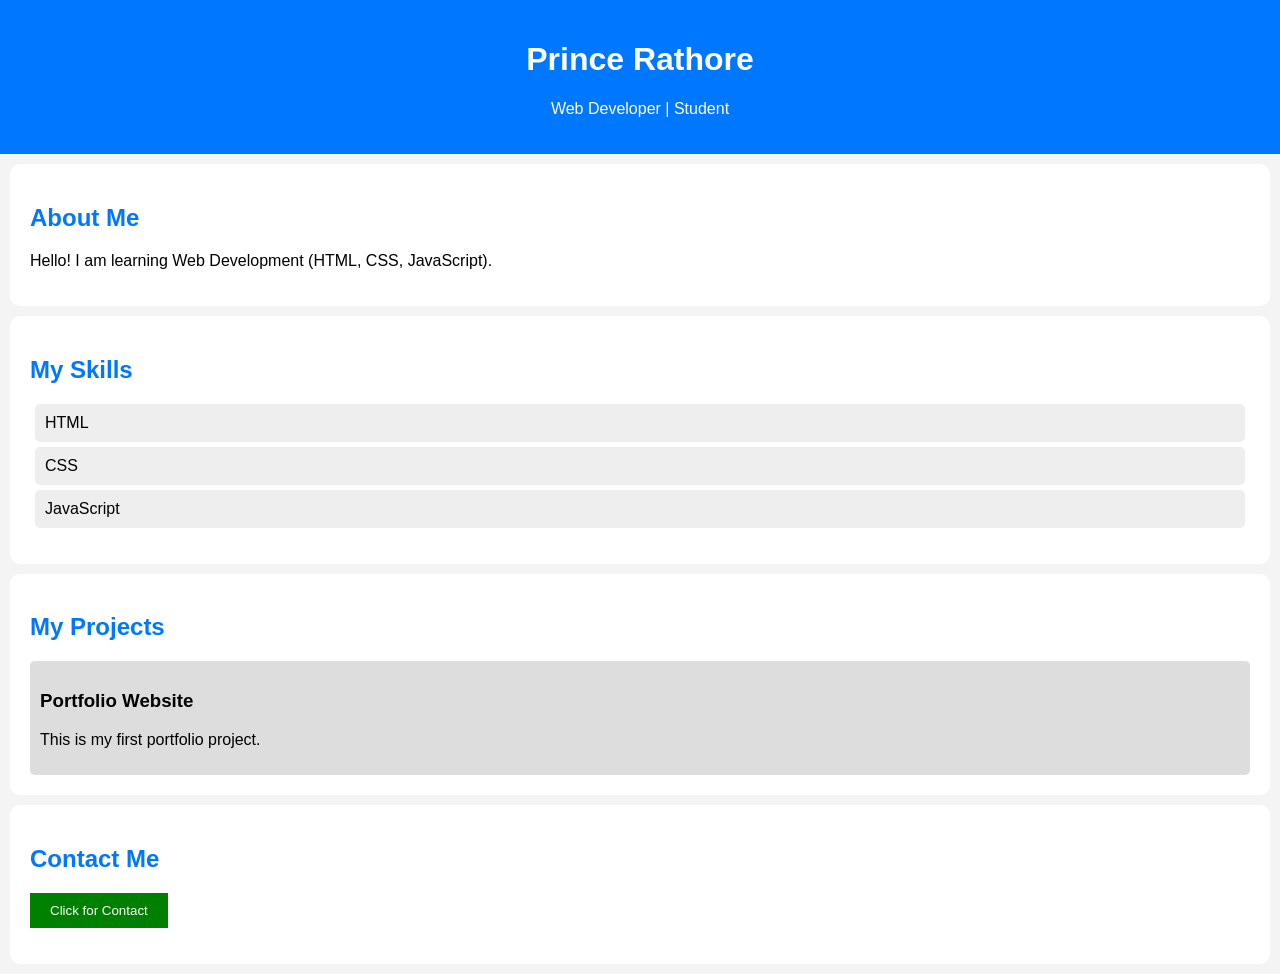
<file: Portfolio Website/index.html>
<!DOCTYPE html>
<html lang="en">
<head>
  <meta charset="UTF-8">
  <title>My Portfolio</title>
  <link rel="stylesheet" href="App.css">
</head>
<body>

  <!-- Header -->
  <header>
    <h1>Prince Rathore</h1>
    <p>Web Developer | Student</p>
  </header>

  <!-- About -->
  <section id="about">
    <h2>About Me</h2>
    <p>Hello! I am learning Web Development (HTML, CSS, JavaScript).</p>
  </section>

  <!-- Skills -->
  <section id="skills">
    <h2>My Skills</h2>
    <ul>
      <li>HTML</li>
      <li>CSS</li>
      <li>JavaScript</li>
    </ul>
  </section>

  <!-- Projects -->
  <section id="projects">
    <h2>My Projects</h2>
    <div class="project">
      <h3>Portfolio Website</h3>
      <p>This is my first portfolio project.</p>
    </div>
  </section>

  <!-- Contact -->
  <section id="contact">
    <h2>Contact Me</h2>
    <button onclick="showMessage()">Click for Contact</button>
    <p id="msg"></p>
  </section>

  <script src="App.js"></script>
</body>
</html>
</file>
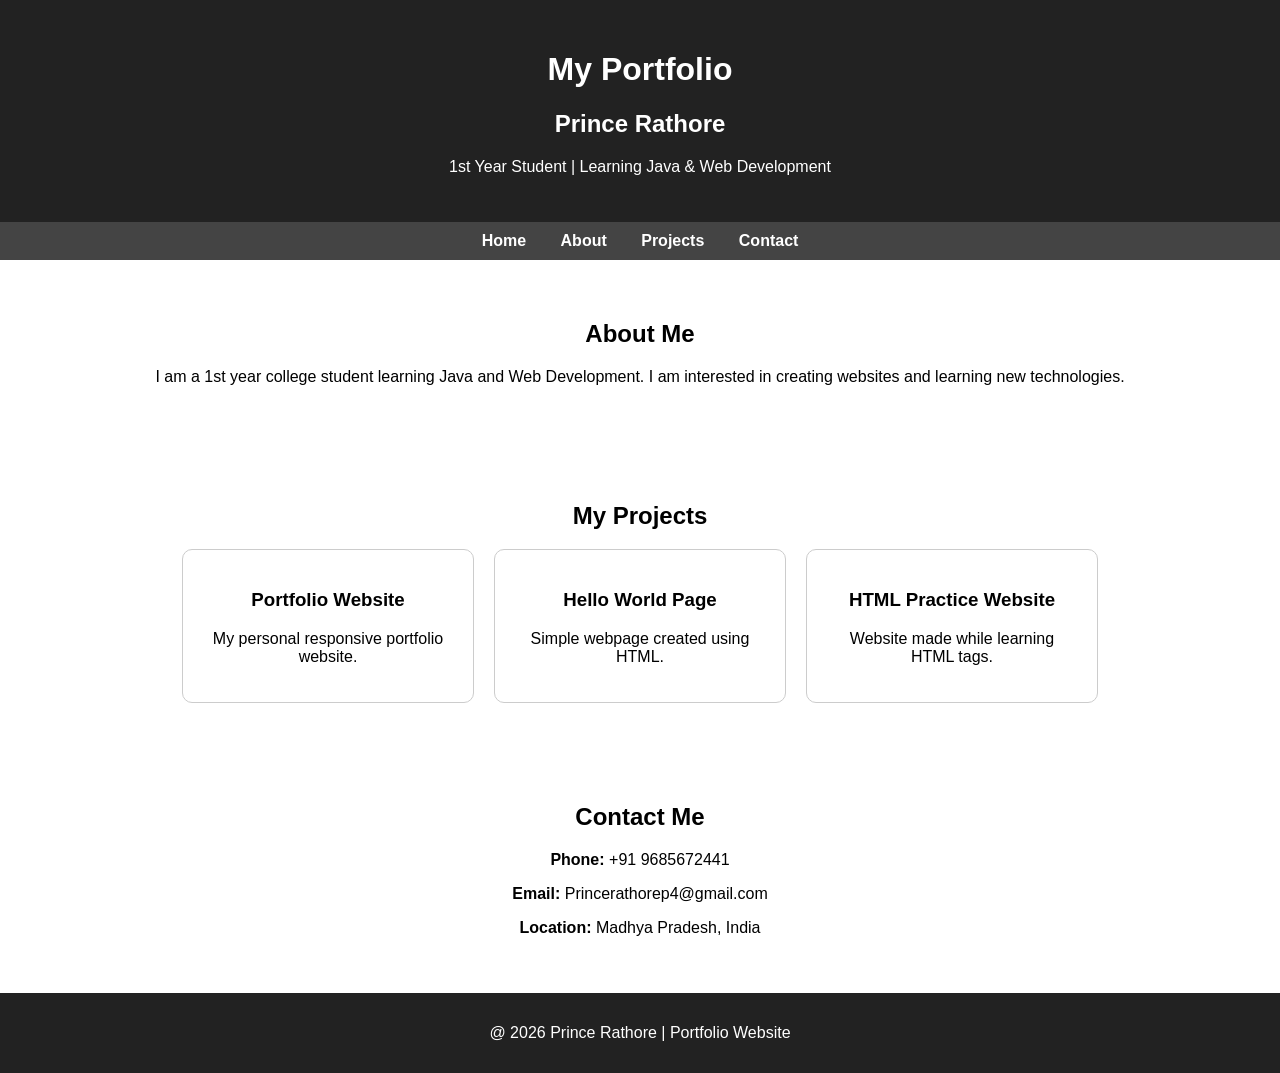
<file: AddResponsivePortfolio.html>
<!DOCTYPE html>
<html>
    <title>Prince Rathore Portfolio</title>
    <head>
        <style>

            body{
                    font-family: Arial;
                    margin:0;
                    padding:0;
                }

            header{
                    background:#222;
                    color:white;
                    text-align:center;
                    padding:30px;
                }

            nav{
                    background:#444;
                    text-align:center;
                    padding:10px;
                }

            nav a{
                    color:white;
                    margin:15px;
                    text-decoration:none;
                    font-weight:bold;
                }

            section{
                    padding:40px;
                    text-align:center;

                }

            .project-container{
                    display:flex;
                    justify-content:center;
                    gap:20px;
                }

            .project{
                    border:1px solid #ccc;
                    padding:20px;
                    width:250px;
                    border-radius:10px;
                    
                }

            footer{
                    background:#222;
                    color:white;
                    text-align:center;
                    padding:15px;
                }

                    /* Responsive Design */

            @media (max-width:768px){

                    .project-container{
                    flex-direction:column;
                    align-items:center;
                    }

                    nav a{
                    display:block;
                    margin:10px;
                    }

                }

        </style>

    </head>

    <body>
            
                
            
            <header>
                <h1>My Portfolio</h1>
                <h2>Prince Rathore</h2>
                <p>1st Year Student | Learning Java & Web Development</p>
            </header>

            <nav>
                <a href="#home">Home</a>
                <a href="#about">About</a>
                <a href="#projects">Projects</a>
                <a href="#contact">Contact</a>
            </nav>

            <section id="about">
                <h2>About Me</h2>
                <p>
                I am a 1st year college student learning Java and Web Development.
                I am interested in creating websites and learning new technologies.
                </p>
            </section>

            <section id="projects">
                <h2>My Projects</h2>

                <div class="project-container">

                <div class="project">
                <h3>Portfolio Website</h3>
                <p>My personal responsive portfolio website.</p>
                </div>

                <div class="project">
                <h3>Hello World Page</h3>
                <p>Simple webpage created using HTML.</p>
                </div>

                <div class="project">
                <h3>HTML Practice Website</h3>
                <p>Website made while learning HTML tags.</p>
                </div>

                </div>

            </section>

            <section id="contact">
                <h2>Contact Me</h2>

                <p><b>Phone:</b> +91 9685672441</p>
                <p><b>Email:</b> Princerathorep4@gmail.com</p>
                <p><b>Location:</b> Madhya Pradesh, India</p>

            </section>

            <footer>
                <p>@ 2026 Prince Rathore | Portfolio Website</p>
            </footer>

        </body>
</html>
</file>
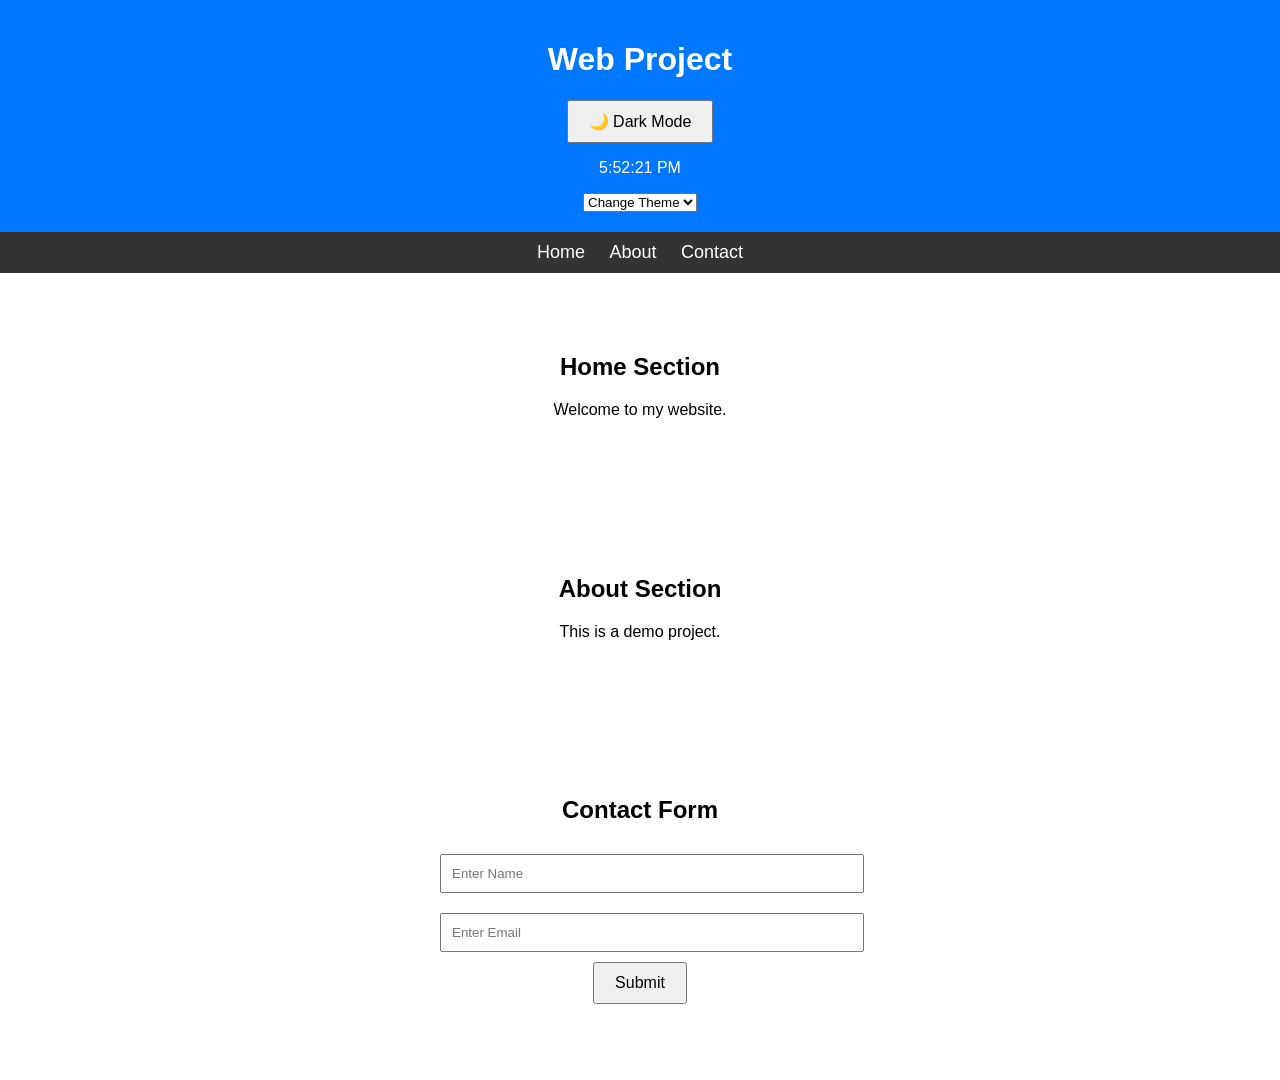
<file: ai_use.html>
<!DOCTYPE html>
<html lang="en">
<head>
<meta charset="UTF-8">
<title>Web Features Project</title>

<style>

html{
scroll-behavior:smooth;
}

body{
font-family:Arial;
margin:0;
padding:0;
background:white;
color:black;
transition:0.3s;
}

.dark{
background:#121212;
color:white;
}

header{
background:#0077ff;
color:white;
padding:20px;
text-align:center;
}

nav{
background:#333;
padding:10px;
text-align:center;
}

nav a{
color:white;
margin:10px;
text-decoration:none;
font-size:18px;
}

section{
padding:60px;
text-align:center;
}

button{
padding:10px 20px;
font-size:16px;
cursor:pointer;
}

form{
max-width:400px;
margin:auto;
}

input{
width:100%;
padding:10px;
margin:10px 0;
}

.error{
color:red;
}

.success{
color:green;
}

#topBtn{
position:fixed;
bottom:20px;
right:20px;
display:none;
}

small{
color:gray;
}

</style>

</head>

<body>

<header>
<h1>Web Project</h1>
<button onclick="toggleDarkMode()">🌙 Dark Mode</button>

<p id="time"></p>

<select onchange="changeTheme(this.value)">
<option value="">Change Theme</option>
<option value="red">Red</option>
<option value="green">Green</option>
<option value="purple">Purple</option>
</select>

</header>

<nav>
<a href="#home">Home</a>
<a href="#about">About</a>
<a href="#contact">Contact</a>
</nav>

<section id="home">
<h2>Home Section</h2>
<p>Welcome to my website.</p>
</section>

<section id="about">
<h2>About Section</h2>
<p>This is a demo project.</p>
</section>

<section id="contact">

<h2>Contact Form</h2>

<form id="myForm">

<input type="text" id="name" placeholder="Enter Name">
<small id="count"></small>

<input type="email" id="email" placeholder="Enter Email">

<button type="submit">Submit</button>

<p id="message"></p>

</form>

<p id="welcome"></p>

</section>

<button id="topBtn" onclick="scrollToTop()">⬆️</button>

<script>

function toggleDarkMode(){
document.body.classList.toggle("dark");

if(document.body.classList.contains("dark")){
localStorage.setItem("mode","dark");
}else{
localStorage.setItem("mode","light");
}
}

if(localStorage.getItem("mode")==="dark"){
document.body.classList.add("dark");
}

function updateTime(){
let now=new Date();
document.getElementById("time").innerText=now.toLocaleTimeString();
}
setInterval(updateTime,1000);

function changeTheme(color){
if(color==="red"){
document.body.style.background="#ffdddd";
}
else if(color==="green"){
document.body.style.background="#ddffdd";
}
else if(color==="purple"){
document.body.style.background="#f3ddff";
}
}

const nameInput=document.getElementById("name");
const count=document.getElementById("count");

nameInput.addEventListener("input",function(){
count.innerText="Length: "+nameInput.value.length;
});

nameInput.addEventListener("blur",function(){

let name=nameInput.value.toLowerCase();

if(name===""){
nameInput.value="Guest User";
}
else if(name==="ram"){
nameInput.value="Ram Kumar";
}
else if(name==="shyam"){
nameInput.value="Shyam Singh";
}

});

function aiResponse(name,email){

name=name.toLowerCase();

if(name.includes("admin")){
return "Hello Admin 👑";
}
else if(email.includes("@gmail.com")){
return "Welcome Gmail User 📧";
}
else{
return "Hello "+name+" 😊";
}

}

const form=document.getElementById("myForm");
const emailInput=document.getElementById("email");
const message=document.getElementById("message");

form.addEventListener("submit",function(e){

e.preventDefault();

let name=nameInput.value.trim();
let email=emailInput.value.trim();

message.className="";

let pattern=/^[^ ]+@[^ ]+\.[a-z]{2,3}$/;

if(name==="" || email===""){
message.innerText="All fields required";
message.classList.add("error");
}
else if(!email.match(pattern)){
message.innerText="Invalid Email";
message.classList.add("error");
}
else{

let reply=aiResponse(name,email);

message.innerText=reply+" | Form Submitted Successfully";
message.classList.add("success");

localStorage.setItem("userName",name);
localStorage.setItem("userEmail",email);

form.reset();
count.innerText="";
}

});

window.onload=function(){

let savedName=localStorage.getItem("userName");

if(savedName){
document.getElementById("welcome").innerText="Welcome back "+savedName+" 👋";
}

};

const topBtn=document.getElementById("topBtn");

window.onscroll=function(){
if(document.documentElement.scrollTop>200){
topBtn.style.display="block";
}else{
topBtn.style.display="none";
}
};

function scrollToTop(){
window.scrollTo({top:0,behavior:"smooth"});
}

</script>

</body>
</html>
</file>
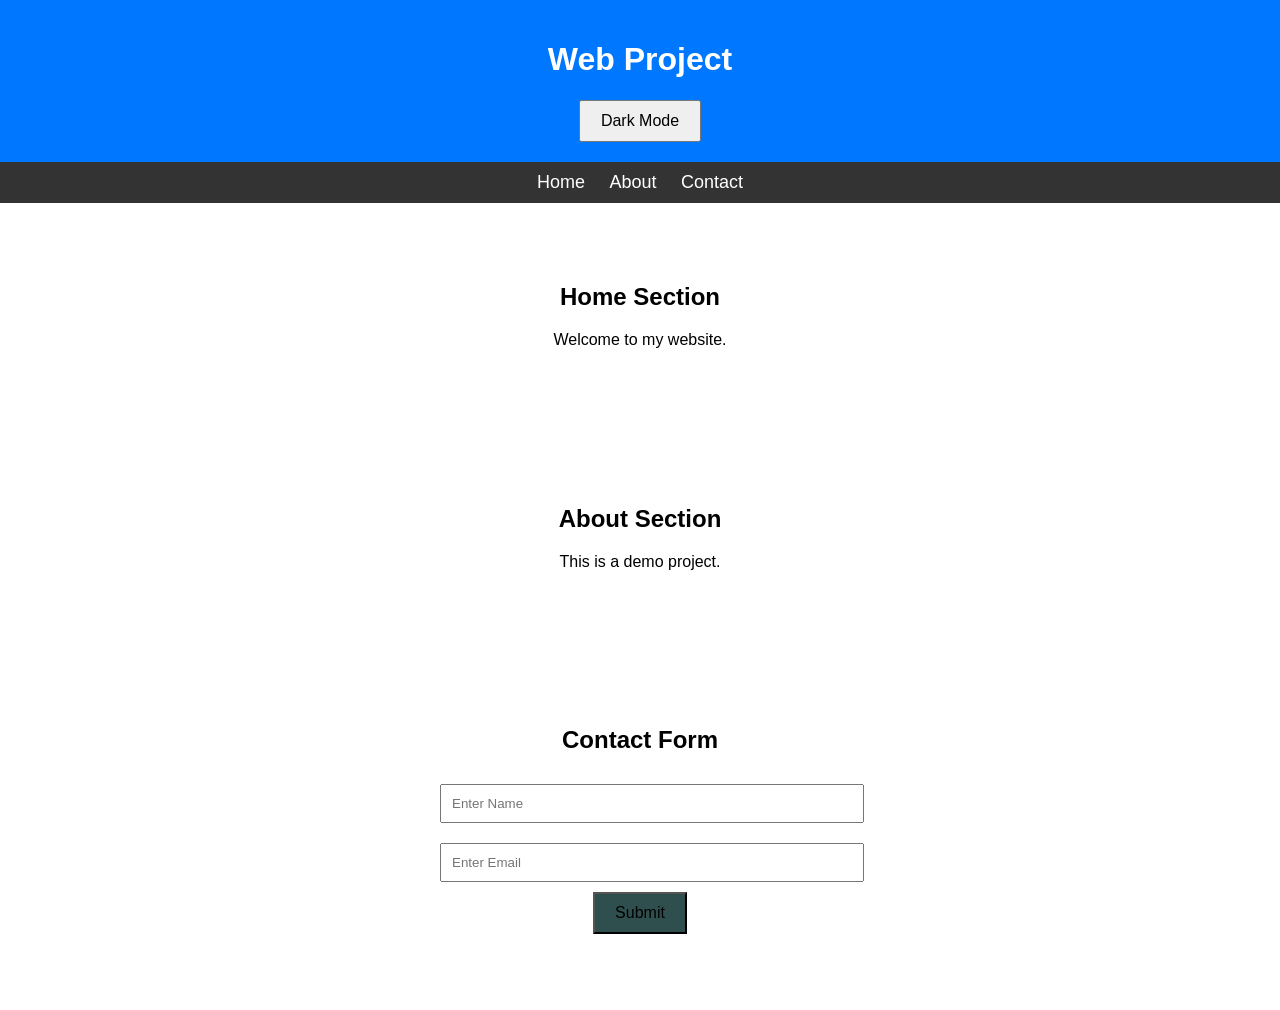
<file: darkmode-project.html>
<!DOCTYPE html>
<html lang="en">
<head>
<meta charset="UTF-8">
<title>Web Features Project</title>

<style>


html{
scroll-behavior:smooth;
}

body{
font-family:Arial;
margin:0;
padding:0;
background:white;
color:black;
transition:0.3s;
}

.dark{
background:#121212;
color:white;
}

header{
background:#0077ff;
color:white;
padding:20px;
text-align:center;
}

nav{
background:#333;
padding:10px;
text-align:center;
}

nav a{
color:white;
margin:10px;
text-decoration:none;
font-size:18px;
}

section{
padding:60px;
text-align:center;
}

button{
padding:10px 20px;
font-size:16px;
cursor:pointer;

}


form{
max-width:400px;
margin:auto;
}

input{
width:100%;
padding:10px;
margin:10px 0;
}

.error{
color:red;
}

</style>

</head>

<body>

<header>
<h1>Web Project</h1>
<button onclick="toggleDarkMode()">Dark Mode</button>
</header>

<nav>
<a href="#home">Home</a>
<a href="#about">About</a>
<a href="#contact">Contact</a>
</nav>

<section id="home">
<h2>Home Section</h2>
<p>Welcome to my website.</p>
</section>

<section id="about">
<h2>About Section</h2>
<p>This is a demo project.</p>
</section>

<section id="contact">

<h2>Contact Form</h2>

<form id="myForm">

<input type="text" id="name" placeholder="Enter Name">
<input type="email" id="email" placeholder="Enter Email">

<button type="submit" style="background-color: darkslategray;">Submit</button>

<p class="error" id="error"></p>

</form>

</section>

<script>

/* Dark Mode Toggle */

function toggleDarkMode(){
document.body.classList.toggle("dark");
}


/* Form Validation */

document.getElementById("myForm").addEventListener("submit",function(e){

e.preventDefault();

let name=document.getElementById("name").value;
let email=document.getElementById("email").value;
let error=document.getElementById("error");

if(name=="" || email==""){
error.innerText="All fields are required";
}
else{
error.innerText="Form Submitted Successfully";
}

});

</script>

</body>
</html>
</file>
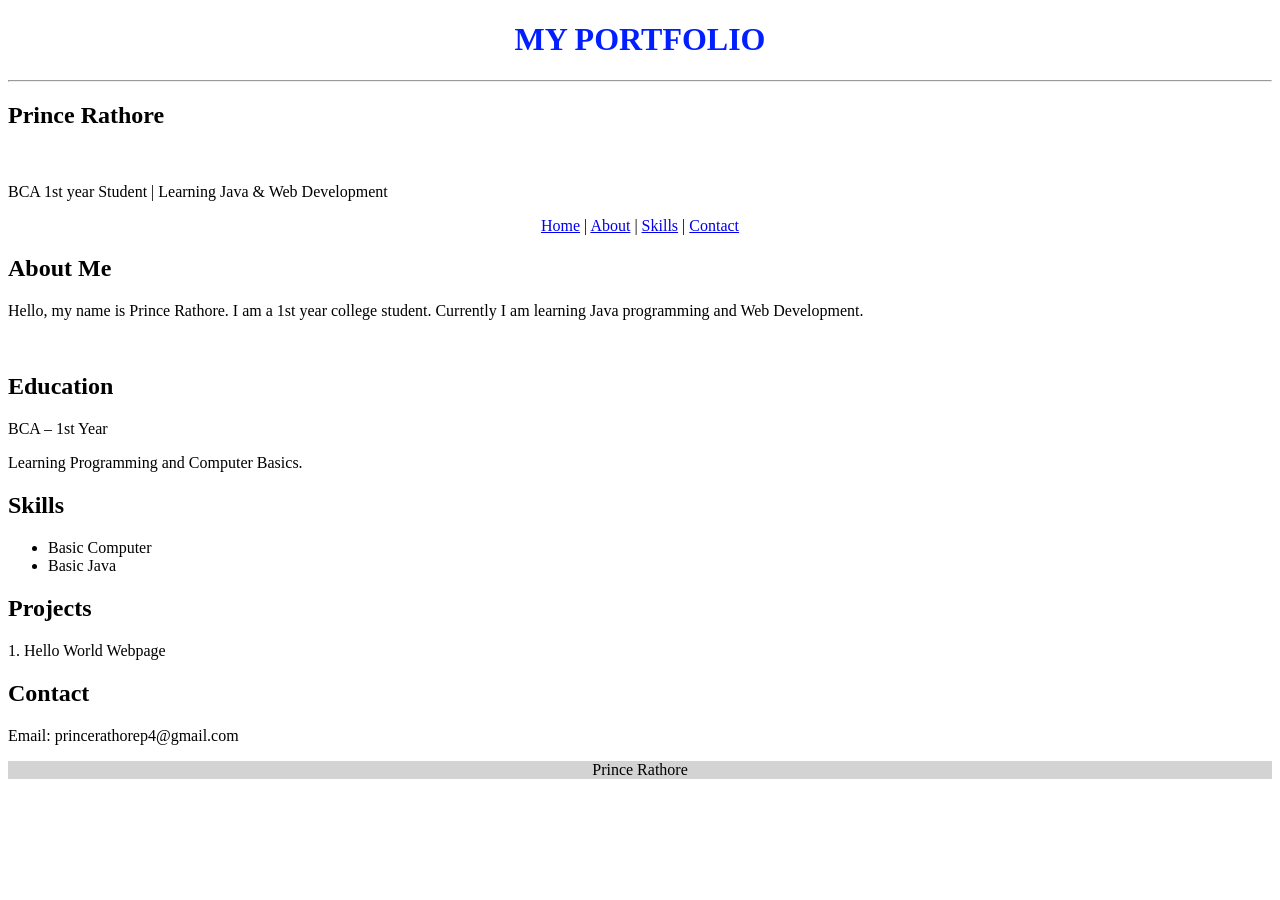
<file: MyPortfolio.html>
<!DOCTYPE html>
<html>
<head>
    <title>My Portfolio</title>
</head>

<body>
    <header >
        
            <h1 style="color: rgb(0, 30, 255); text-align: center;">MY PORTFOLIO</h1>
            <hr>
            <h2>Prince Rathore</h2>
            <br>
            <p>BCA 1st year Student | Learning Java & Web Development</p>
    </header>
    <nav style="text-align:center;">
        <a href="#">Home</a> |
        <a href="#">About</a> |
        <a href="#">Skills</a> |
        <a href="#">Contact</a>
    </nav>
    <main> 
        <section>
            <h2>About Me</h2>
            <p>Hello, my name is Prince Rathore. I am a 1st year college student.
                Currently I am learning Java programming and Web Development.</p> 
        </section>
        <br>

        <section>
            <h2>Education</h2>
            <p>BCA – 1st Year</p>
            <p>Learning Programming and Computer Basics.</p>
        </section>

        <section>
            <h2>Skills</h2>
            <ul>
            <li>Basic Computer</li>
            <li>Basic Java</li>
            </ul>
        </section>

        <section>
            <h2>Projects</h2>
            <p>1. Hello World Webpage</p>

        </section>

        <section>
            <h2>Contact</h2>
            <p>Email: princerathorep4@gmail.com</p>
        </section>

    </main>

<footer style="text-align:center; background-color:lightgray;">
    <p>Prince Rathore</p>
</footer>
</body>
</html>
</file>
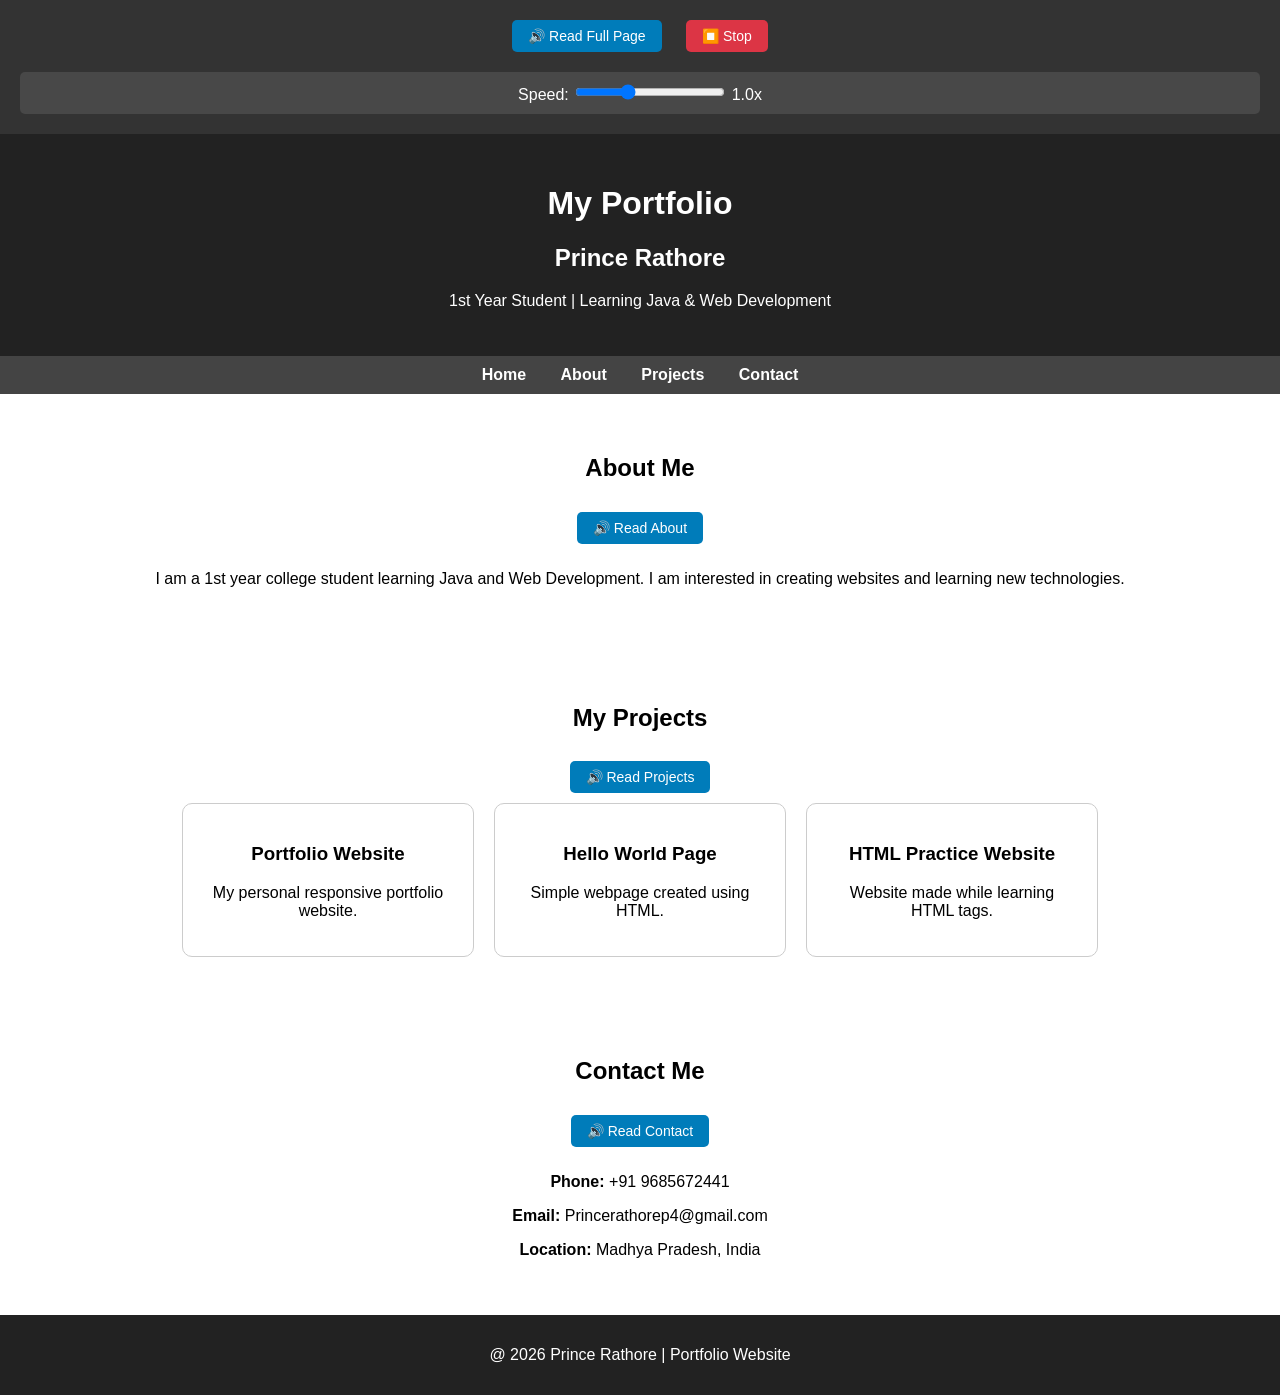
<file: Text-to-Speech-Portfolio.html>
<!DOCTYPE html>
<html>
    <title>Prince Rathore Portfolio</title>
    <head>
        <style>

            body{
                    font-family: Arial;
                    margin:0;
                    padding:0;
                }

            header{
                    background:#222;
                    color:white;
                    text-align:center;
                    padding:30px;
                }

            nav{
                    background:#444;
                    text-align:center;
                    padding:10px;
                }

            nav a{
                    color:white;
                    margin:15px;
                    text-decoration:none;
                    font-weight:bold;
                }

            section{
                    padding:40px;
                    text-align:center;

                }

            .project-container{
                    display:flex;
                    justify-content:center;
                    gap:20px;
            }

            .project{
                    border:1px solid #ccc;
                    padding:20px;
                    width:250px;
                    border-radius:10px;
                    
                }

            footer{
                    background:#222;
                    color:white;
                    text-align:center;
                    padding:15px;
                }

            .tts-btn {
                background: #007cba;
                color: white;
                border: none;
                padding: 8px 16px;
                margin: 10px;
                border-radius: 5px;
                cursor: pointer;
                font-size: 14px;
            }

            .tts-btn:hover {
                background: #005a87;
            }

            .tts-stop {
                background: #dc3545;
            }

            .tts-stop:hover {
                background: #c82333;
            }

            .speed-control {
                margin: 10px;
                padding: 10px;
                background: rgba(255,255,255,0.1);
                border-radius: 5px;
            }

               
            @media (max-width:768px){

                    .project-container{
                    flex-direction:column;
                    align-items:center;
                    }

                    nav a{
                    display:block;
                    margin:10px;
                    }

                }

        </style>

    </head>

    <body>
        
        <div style="text-align:center; padding:10px; background:#333; color:white;">
            <button class="tts-btn" onclick="speakAll()">🔊 Read Full Page</button>
            <button class="tts-btn tts-stop" onclick="stopSpeech()">⏹️ Stop</button>
            <div class="speed-control">
                Speed: 
                <input type="range" id="speedRange" min="0.5" max="2" step="0.1" value="1" style="width:150px;" oninput="setSpeed(this.value)">
                <span id="speedDisplay">1.0x</span>
            </div>
        </div>
            
        <header>
            <h1>My Portfolio</h1>
            <h2>Prince Rathore</h2>
            <p>1st Year Student | Learning Java & Web Development</p>
        </header>

        <nav>
            <a href="#home">Home</a>
            <a href="#about">About</a>
            <a href="#projects">Projects</a>
            <a href="#contact">Contact</a>
        </nav>

        <section id="about">
            <h2>About Me</h2>
            <button class="tts-btn" onclick="speakSection('about')">🔊 Read About</button>
            <p>
            I am a 1st year college student learning Java and Web Development.
            I am interested in creating websites and learning new technologies.
            </p>
        </section>

        <section id="projects">
            <h2>My Projects</h2>
            <button class="tts-btn" onclick="speakSection('projects')">🔊 Read Projects</button>

            <div class="project-container">

            <div class="project">
            <h3>Portfolio Website</h3>
            <p>My personal responsive portfolio website.</p>
            </div>

            <div class="project">
            <h3>Hello World Page</h3>
            <p>Simple webpage created using HTML.</p>
            </div>

            <div class="project">
            <h3>HTML Practice Website</h3>
            <p>Website made while learning HTML tags.</p>
            </div>

            </div>

        </section>

        <section id="contact">
            <h2>Contact Me</h2>
            <button class="tts-btn" onclick="speakSection('contact')">🔊 Read Contact</button>

            <p><b>Phone:</b> +91 9685672441</p>
            <p><b>Email:</b> Princerathorep4@gmail.com</p>
            <p><b>Location:</b> Madhya Pradesh, India</p>

        </section>

        <footer>
            <p>@ 2026 Prince Rathore | Portfolio Website</p>
        </footer>

        
        <script>
            const synth = window.speechSynthesis;
            let utterance = null;
            let speed = 1.0;

            function setSpeed(value) {
                speed = parseFloat(value);
                document.getElementById('speedDisplay').textContent = speed.toFixed(1) + 'x';
                if (utterance) utterance.rate = speed;
            }

            function stopSpeech() {
                synth.cancel();
            }

            function getText(elementId) {
                let text = '';
                if (elementId === 'all') {
                    text = document.querySelector('header h1').textContent + '. ';
                    text += document.querySelector('header h2').textContent + '. ';
                    text += document.querySelector('header p').textContent + '. ';
                    
                    const sections = ['about', 'projects', 'contact'];
                    sections.forEach(id => {
                        const section = document.getElementById(id);
                        if (section) {
                            const h2 = section.querySelector('h2');
                            const ps = section.querySelectorAll('p');
                            if (h2) text += h2.textContent + '. ';
                            ps.forEach(p => text += p.textContent + '. ');
                        }
                    });
                } else {
                    const section = document.getElementById(elementId);
                    if (section) {
                        const h2 = section.querySelector('h2');
                        const ps = section.querySelectorAll('p');
                        if (h2) text += h2.textContent + '. ';
                        ps.forEach(p => text += p.textContent + '. ');
                    }
                }
                return text;
            }

            function speakAll() {
                speak(getText('all'));
            }

            function speakSection(id) {
                speak(getText(id));
            }

            function speak(text) {
                stopSpeech();
                if (!text) return;

                utterance = new SpeechSynthesisUtterance(text);
                
               
                const voices = synth.getVoices();
                const englishVoice = voices.find(voice => 
                    voice.lang.startsWith('en') && !voice.lang.includes('IN')
                ) || voices.find(voice => voice.lang.startsWith('en'));
                
                if (englishVoice) {
                    utterance.voice = englishVoice;
                }
                
                utterance.rate = speed;
                utterance.pitch = 1;
                utterance.volume = 1;

                utterance.onend = () => {
                    utterance = null;
                };

                synth.speak(utterance);
            }

            
            if (synth.onvoiceschanged !== undefined) {
                synth.onvoiceschanged = () => {
                    
                };
            }
        </script>
    </body>
</html>
</file>
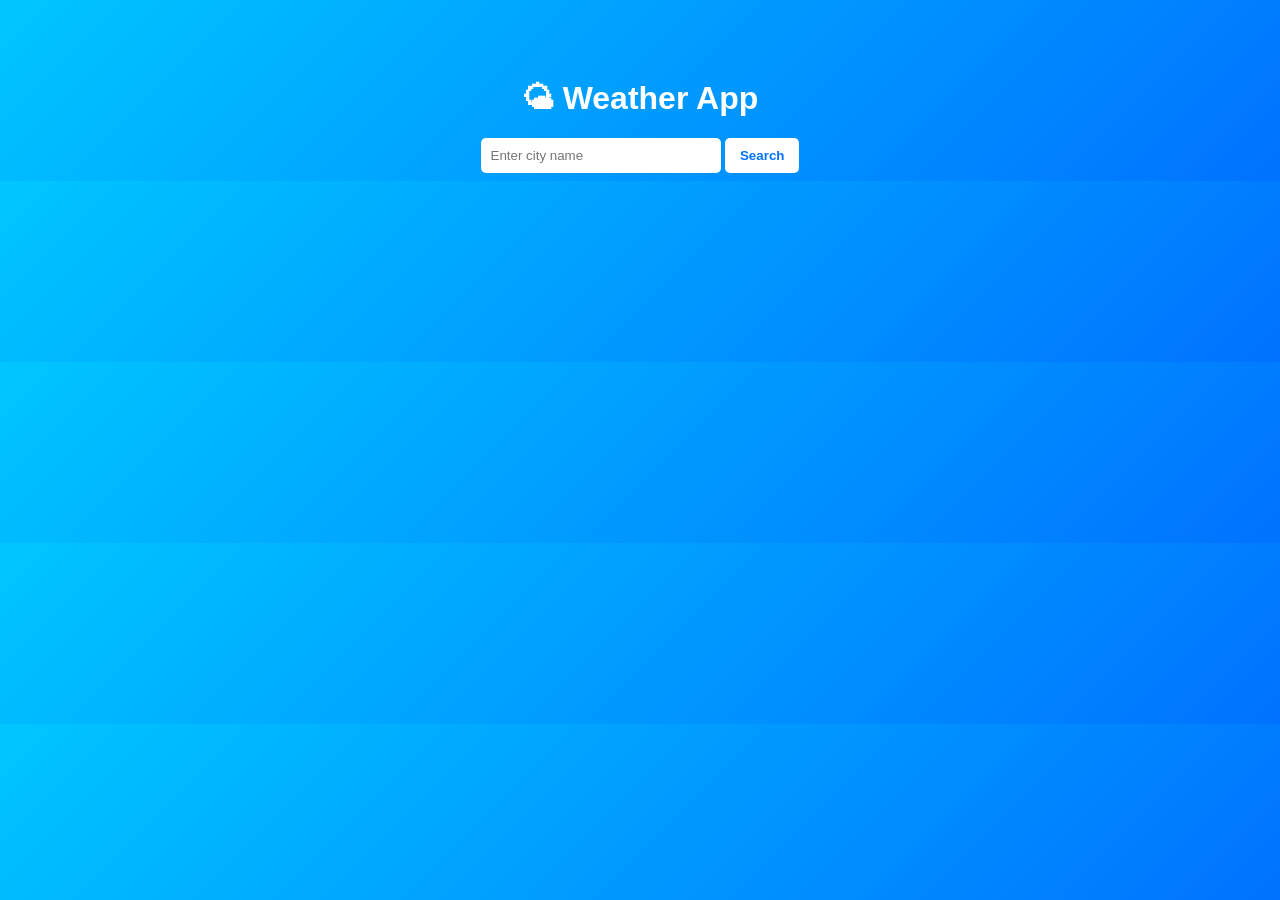
<file: weatherApp.html>
<!DOCTYPE html>
<html lang="en">
<head>
<meta charset="UTF-8">
<title>Weather App</title>

<style>
body {
  font-family: Arial;
  background: linear-gradient(135deg, #00c6ff, #0072ff);
  color: white;
  text-align: center;
}

.container {
  margin-top: 80px;
}

input {
  padding: 10px;
  width: 220px;
  border: none;
  border-radius: 5px;
}

button {
  padding: 10px 15px;
  border: none;
  border-radius: 5px;
  background: white;
  color: #0072ff;
  font-weight: bold;
  cursor: pointer;
}

.card {
  margin-top: 20px;
  padding: 20px;
  border-radius: 10px;
  background: rgba(255,255,255,0.2);
  display: inline-block;
}
</style>

</head>
<body>

<div class="container">
  <h1>🌤 Weather App</h1>

  <input type="text" id="city" placeholder="Enter city name">
  <button onclick="getWeather()">Search</button>

  <div id="result"></div>
</div>

<script>
function getWeather(){
  const city = document.getElementById("city").value;

  if(city === ""){
    alert("Please enter city name");
    return;
  }

  fetch(`https://geocoding-api.open-meteo.com/v1/search?name=${city}`)
  .then(res => res.json())
  .then(data => {

    if(!data.results){
      throw new Error("City not found");
    }

    const lat = data.results[0].latitude;
    const lon = data.results[0].longitude;
    const name = data.results[0].name;
    const country = data.results[0].country;

    
    return fetch(`https://api.open-meteo.com/v1/forecast?latitude=${lat}&longitude=${lon}&current_weather=true`)
    .then(res => res.json())
    .then(weatherData => {

      const temp = weatherData.current_weather.temperature;
      const wind = weatherData.current_weather.windspeed;

      document.getElementById("result").innerHTML = `
        <div class="card">
          <h2>${name}, ${country}</h2>
          <p>🌡 Temperature: ${temp}°C</p>
          <p>💨 Wind Speed: ${wind} km/h</p>
        </div>
      `;
    });

  })
  .catch(() => {
    document.getElementById("result").innerHTML = "❌ City not found!";
  });
}
</script>

</body>
</html>
</file>
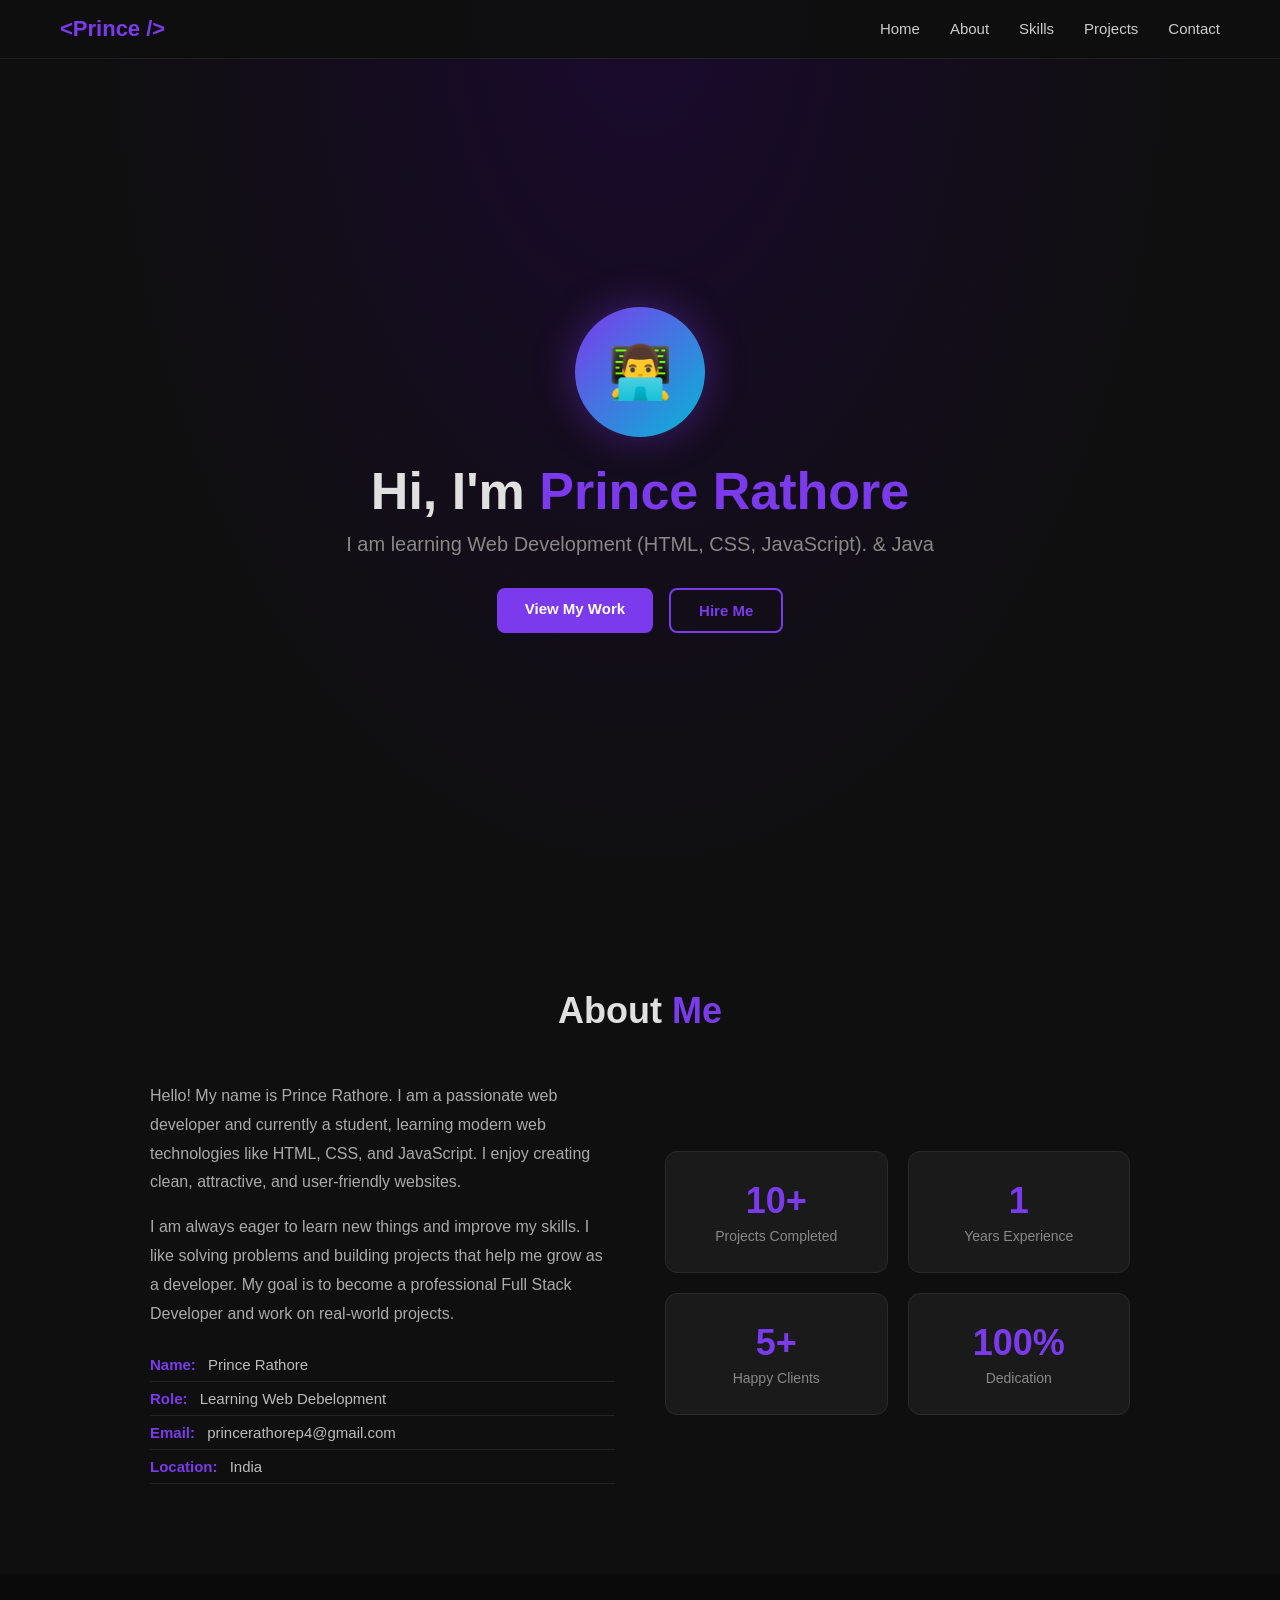
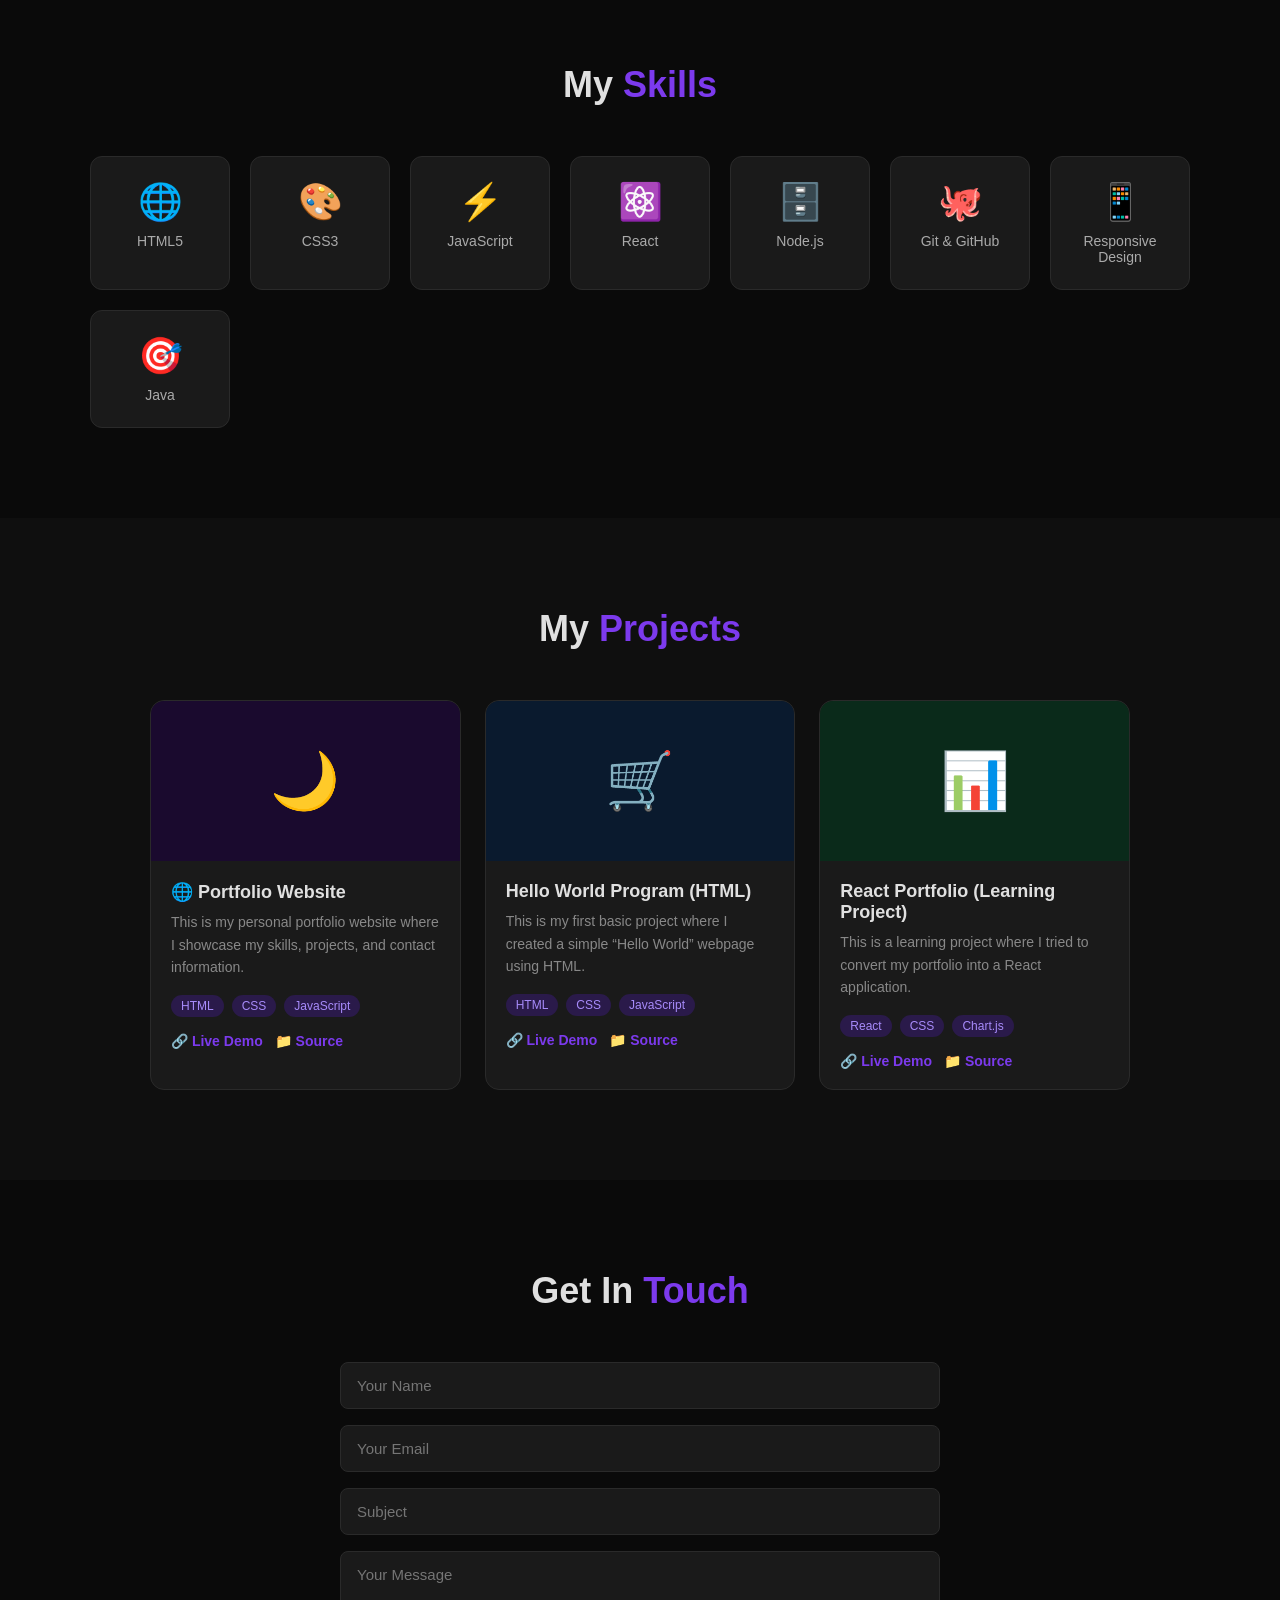
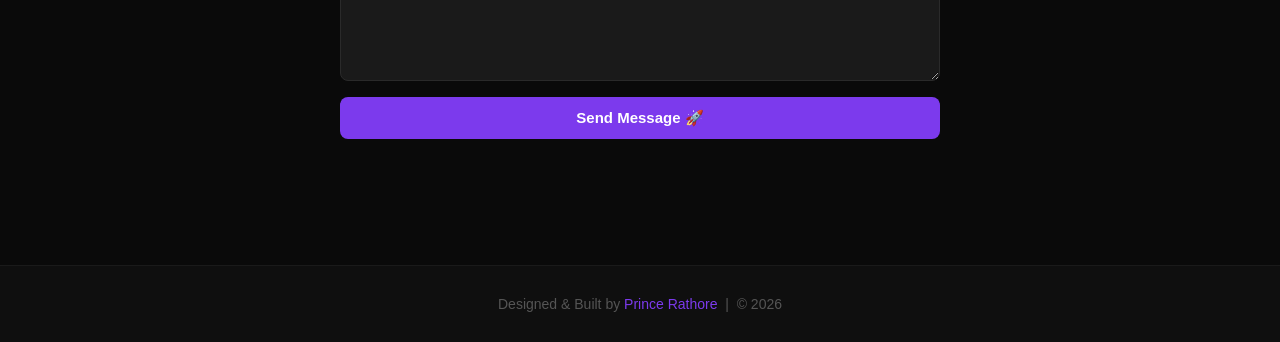
<file: Portfolio Website/portfolio.html>
<!DOCTYPE html>
<html lang="en">
<head>
  <meta charset="UTF-8">
  <meta name="viewport" content="width=device-width, initial-scale=1.0">
  <title>My Portfolio</title>
  <style>
    * { margin: 0; padding: 0; box-sizing: border-box; }

    html { scroll-behavior: smooth; }

    body {
      font-family: 'Segoe UI', Arial, sans-serif;
      background: #0f0f0f;
      color: #e0e0e0;
    }

    /* NAV */
    nav {
      position: fixed;
      top: 0; width: 100%;
      background: rgba(15,15,15,0.95);
      display: flex;
      justify-content: space-between;
      align-items: center;
      padding: 16px 60px;
      z-index: 100;
      border-bottom: 1px solid #222;
    }

    .logo { font-size: 22px; font-weight: 700; color: #7c3aed; }

    nav ul { list-style: none; display: flex; gap: 30px; }

    nav ul a {
      color: #ccc;
      text-decoration: none;
      font-size: 15px;
      transition: color 0.3s;
    }

    nav ul a:hover { color: #7c3aed; }

    /* HERO */
    #hero {
      min-height: 100vh;
      display: flex;
      flex-direction: column;
      justify-content: center;
      align-items: center;
      text-align: center;
      padding: 100px 20px 60px;
      background: radial-gradient(ellipse at top, #1a0a2e 0%, #0f0f0f 70%);
    }

    .avatar {
      width: 130px; height: 130px;
      border-radius: 50%;
      background: linear-gradient(135deg, #7c3aed, #06b6d4);
      display: flex; align-items: center; justify-content: center;
      font-size: 52px;
      margin-bottom: 24px;
      box-shadow: 0 0 40px rgba(124,58,237,0.4);
    }

    #hero h1 { font-size: 52px; font-weight: 800; margin-bottom: 12px; }

    #hero h1 span { color: #7c3aed; }

    .tagline { font-size: 20px; color: #888; margin-bottom: 32px; }

    .hero-btns { display: flex; gap: 16px; flex-wrap: wrap; justify-content: center; }

    .btn {
      padding: 12px 28px;
      border-radius: 8px;
      font-size: 15px;
      font-weight: 600;
      cursor: pointer;
      text-decoration: none;
      transition: all 0.3s;
      border: none;
    }

    .btn-primary { background: #7c3aed; color: white; }
    .btn-primary:hover { background: #6d28d9; transform: translateY(-2px); }

    .btn-outline { background: transparent; color: #7c3aed; border: 2px solid #7c3aed; }
    .btn-outline:hover { background: #7c3aed; color: white; transform: translateY(-2px); }

    /* SECTIONS */
    section { padding: 90px 60px; max-width: 1100px; margin: auto; }

    .section-title {
      font-size: 36px;
      font-weight: 700;
      text-align: center;
      margin-bottom: 50px;
    }

    .section-title span { color: #7c3aed; }

    /* ABOUT */
    .about-grid {
      display: grid;
      grid-template-columns: 1fr 1fr;
      gap: 50px;
      align-items: center;
    }

    .about-text p { color: #aaa; line-height: 1.8; font-size: 16px; margin-bottom: 16px; }

    .info-list { list-style: none; margin-top: 20px; }

    .info-list li {
      padding: 8px 0;
      border-bottom: 1px solid #222;
      color: #bbb;
      font-size: 15px;
    }

    .info-list li span { color: #7c3aed; font-weight: 600; margin-right: 8px; }

    .about-stats {
      display: grid;
      grid-template-columns: 1fr 1fr;
      gap: 20px;
    }

    .stat-card {
      background: #1a1a1a;
      border: 1px solid #2a2a2a;
      border-radius: 12px;
      padding: 28px;
      text-align: center;
    }

    .stat-card h3 { font-size: 36px; color: #7c3aed; font-weight: 800; }
    .stat-card p { color: #888; font-size: 14px; margin-top: 6px; }

    /* SKILLS */
    #skills { background: #0a0a0a; max-width: 100%; padding: 90px 60px; }

    #skills > * { max-width: 1100px; margin-left: auto; margin-right: auto; }

    .skills-grid {
      display: grid;
      grid-template-columns: repeat(auto-fit, minmax(140px, 1fr));
      gap: 20px;
      max-width: 1100px;
      margin: auto;
    }

    .skill-card {
      background: #1a1a1a;
      border: 1px solid #2a2a2a;
      border-radius: 12px;
      padding: 24px 16px;
      text-align: center;
      transition: border-color 0.3s, transform 0.3s;
    }

    .skill-card:hover { border-color: #7c3aed; transform: translateY(-4px); }

    .skill-icon { font-size: 36px; margin-bottom: 10px; }
    .skill-card p { font-size: 14px; color: #aaa; }

    /* PROJECTS */
    .projects-grid {
      display: grid;
      grid-template-columns: repeat(auto-fit, minmax(300px, 1fr));
      gap: 24px;
    }

    .project-card {
      background: #1a1a1a;
      border: 1px solid #2a2a2a;
      border-radius: 14px;
      overflow: hidden;
      transition: transform 0.3s, border-color 0.3s;
    }

    .project-card:hover { transform: translateY(-6px); border-color: #7c3aed; }

    .project-img {
      height: 160px;
      display: flex;
      align-items: center;
      justify-content: center;
      font-size: 56px;
    }

    .project-body { padding: 20px; }
    .project-body h3 { font-size: 18px; margin-bottom: 8px; }
    .project-body p { color: #888; font-size: 14px; line-height: 1.6; margin-bottom: 16px; }

    .tags { display: flex; flex-wrap: wrap; gap: 8px; margin-bottom: 16px; }

    .tag {
      background: #2a1a4a;
      color: #a78bfa;
      padding: 4px 10px;
      border-radius: 20px;
      font-size: 12px;
    }

    .project-links { display: flex; gap: 12px; }

    .project-links a {
      color: #7c3aed;
      text-decoration: none;
      font-size: 14px;
      font-weight: 600;
      transition: color 0.3s;
    }

    .project-links a:hover { color: #a78bfa; }

    /* CONTACT */
    #contact { background: #0a0a0a; max-width: 100%; padding: 90px 60px; }

    .contact-wrapper {
      max-width: 600px;
      margin: auto;
    }

    .contact-form { display: flex; flex-direction: column; gap: 16px; }

    .contact-form input,
    .contact-form textarea {
      background: #1a1a1a;
      border: 1px solid #2a2a2a;
      border-radius: 8px;
      padding: 14px 16px;
      color: #e0e0e0;
      font-size: 15px;
      font-family: inherit;
      transition: border-color 0.3s;
      outline: none;
    }

    .contact-form input:focus,
    .contact-form textarea:focus { border-color: #7c3aed; }

    .contact-form textarea { resize: vertical; min-height: 130px; }

    .form-msg { text-align: center; font-size: 14px; min-height: 20px; }
    .form-msg.success { color: #4ade80; }
    .form-msg.error { color: #f87171; }

    /* FOOTER */
    footer {
      text-align: center;
      padding: 30px;
      color: #555;
      font-size: 14px;
      border-top: 1px solid #1a1a1a;
    }

    footer a { color: #7c3aed; text-decoration: none; }

    /* RESPONSIVE */
    @media (max-width: 768px) {
      nav { padding: 14px 20px; }
      nav ul { gap: 16px; }
      #hero h1 { font-size: 34px; }
      section { padding: 70px 20px; }
      .about-grid { grid-template-columns: 1fr; }
      #skills, #contact { padding: 70px 20px; }
    }
  </style>
</head>
<body>

  <!-- NAV -->
  <nav>
    <div class="logo">&lt;Prince /&gt;</div>
    <ul>
      <li><a href="#hero">Home</a></li>
      <li><a href="#about">About</a></li>
      <li><a href="#skills">Skills</a></li>
      <li><a href="#projects">Projects</a></li>
      <li><a href="#contact">Contact</a></li>
    </ul>
  </nav>

  <!-- HERO -->
  <section id="hero">
    <div class="avatar">👨‍💻</div>
    <h1>Hi, I'm <span>Prince Rathore</span></h1>
    <p class="tagline">I am learning Web Development (HTML, CSS, JavaScript). &amp; Java</p>
    <div class="hero-btns">
      <a href="#projects" class="btn btn-primary">View My Work</a>
      <a href="#contact" class="btn btn-outline">Hire Me</a>
    </div>
  </section>

  <!-- ABOUT -->
  <section id="about">
    <h2 class="section-title">About <span>Me</span></h2>
    <div class="about-grid">
      <div class="about-text">
        <p>Hello! My name is Prince Rathore. I am a passionate web developer and currently a student, learning modern web technologies like HTML, CSS, and JavaScript. I enjoy creating clean, attractive, and user-friendly websites.</p>
        <p>I am always eager to learn new things and improve my skills. I like solving problems and building projects that help me grow as a developer. My goal is to become a professional Full Stack Developer and work on real-world projects.</p>
        <ul class="info-list">
          <li><span>Name:</span> Prince Rathore</li>
          <li><span>Role:</span> Learning Web Debelopment</li>
          <li><span>Email:</span> princerathorep4@gmail.com</li>
          <li><span>Location:</span> India</li>
          
        </ul>
      </div>
      <div class="about-stats">
        <div class="stat-card"><h3>10+</h3><p>Projects Completed</p></div>
        <div class="stat-card"><h3>1</h3><p>Years Experience</p></div>
        <div class="stat-card"><h3>5+</h3><p>Happy Clients</p></div>
        <div class="stat-card"><h3>100%</h3><p>Dedication</p></div>
      </div>
    </div>
  </section>

  <!-- SKILLS -->
  <section id="skills">
    <h2 class="section-title">My <span>Skills</span></h2>
    <div class="skills-grid">
      <div class="skill-card"><div class="skill-icon">🌐</div><p>HTML5</p></div>
      <div class="skill-card"><div class="skill-icon">🎨</div><p>CSS3</p></div>
      <div class="skill-card"><div class="skill-icon">⚡</div><p>JavaScript</p></div>
      <div class="skill-card"><div class="skill-icon">⚛️</div><p>React</p></div>
      <div class="skill-card"><div class="skill-icon">🗄️</div><p>Node.js</p></div>
      <div class="skill-card"><div class="skill-icon">🐙</div><p>Git & GitHub</p></div>
      <div class="skill-card"><div class="skill-icon">📱</div><p>Responsive Design</p></div>
      <div class="skill-card"><div class="skill-icon">🎯</div><p>Java</p></div>
    </div>
  </section>

  <!-- PROJECTS -->
  <section id="projects">
    <h2 class="section-title">My <span>Projects</span></h2>
    <div class="projects-grid">

      <div class="project-card">
        <div class="project-img" style="background:#1a0a2e;">🌙</div>
        <div class="project-body">
          <h3>🌐 Portfolio Website</h3>
          <p>This is my personal portfolio website where I showcase my skills, projects, and contact information.</p>
          <div class="tags">
            <span class="tag">HTML</span><span class="tag">CSS</span><span class="tag">JavaScript</span>
          </div>
          <div class="project-links">
            <a href="darkmode-project.html">🔗 Live Demo</a>
            <a href="#">📁 Source</a>
          </div>
        </div>
      </div>

      <div class="project-card">
        <div class="project-img" style="background:#0a1a2e;">🛒</div>
        <div class="project-body">
          <h3>Hello World Program (HTML)</h3>
          <p>This is my first basic project where I created a simple “Hello World” webpage using HTML.</p>
          <div class="tags">
            <span class="tag">HTML</span><span class="tag">CSS</span><span class="tag">JavaScript</span>
          </div>
          <div class="project-links">
            <a href="#">🔗 Live Demo</a>
            <a href="#">📁 Source</a>
          </div>
        </div>
      </div>

      <div class="project-card">
        <div class="project-img" style="background:#0a2a1a;">📊</div>
        <div class="project-body">
          <h3>React Portfolio (Learning Project)</h3>
          <p>This is a learning project where I tried to convert my portfolio into a React application.</p>
          <div class="tags">
            <span class="tag">React</span><span class="tag">CSS</span><span class="tag">Chart.js</span>
          </div>
          <div class="project-links">
            <a href="#">🔗 Live Demo</a>
            <a href="#">📁 Source</a>
          </div>
        </div>
      </div>

    </div>
  </section>

  <!-- CONTACT -->
  <section id="contact">
    <h2 class="section-title">Get In <span>Touch</span></h2>
    <div class="contact-wrapper">
      <form class="contact-form" id="contactForm">
        <input type="text" id="cName" placeholder="Your Name" required>
        <input type="email" id="cEmail" placeholder="Your Email" required>
        <input type="text" id="cSubject" placeholder="Subject">
        <textarea id="cMessage" placeholder="Your Message" required></textarea>
        <button type="submit" class="btn btn-primary">Send Message 🚀</button>
        <p class="form-msg" id="formMsg"></p>
      </form>
    </div>
  </section>

  <!-- FOOTER -->
  <footer>
    <p>Designed &amp; Built by <a href="#">Prince Rathore</a> &nbsp;|&nbsp; © 2026</p>
  </footer>

  <script>
    document.getElementById('contactForm').addEventListener('submit', function(e) {
      e.preventDefault();
      const name = document.getElementById('cName').value.trim();
      const email = document.getElementById('cEmail').value.trim();
      const message = document.getElementById('cMessage').value.trim();
      const msg = document.getElementById('formMsg');

      if (!name || !email || !message) {
        msg.textContent = '⚠️ Please fill in all required fields.';
        msg.className = 'form-msg error';
        return;
      }

      msg.textContent = '✅ Message sent! I\'ll get back to you soon.';
      msg.className = 'form-msg success';
      this.reset();
    });
  </script>

</body>
</html>
</file>
<file: Portfolio Website/App.css>
body {
  margin: 0;
  font-family: Arial;
  background: #f4f4f4;
}

header {
  background: #0077ff;
  color: white;
  text-align: center;
  padding: 20px;
}

section {
  padding: 20px;
  margin: 10px;
  background: white;
  border-radius: 10px;
}

h2 {
  color: #0077ff;
}

ul {
  list-style: none;
  padding: 0;
}

li {
  background: #eee;
  margin: 5px;
  padding: 10px;
  border-radius: 5px;
}

.project {
  background: #ddd;
  padding: 10px;
  border-radius: 5px;
}

button {
  padding: 10px 20px;
  background: green;
  color: white;
  border: none;
  cursor: pointer;
}

button:hover {
  background: darkgreen;
}
</file>
